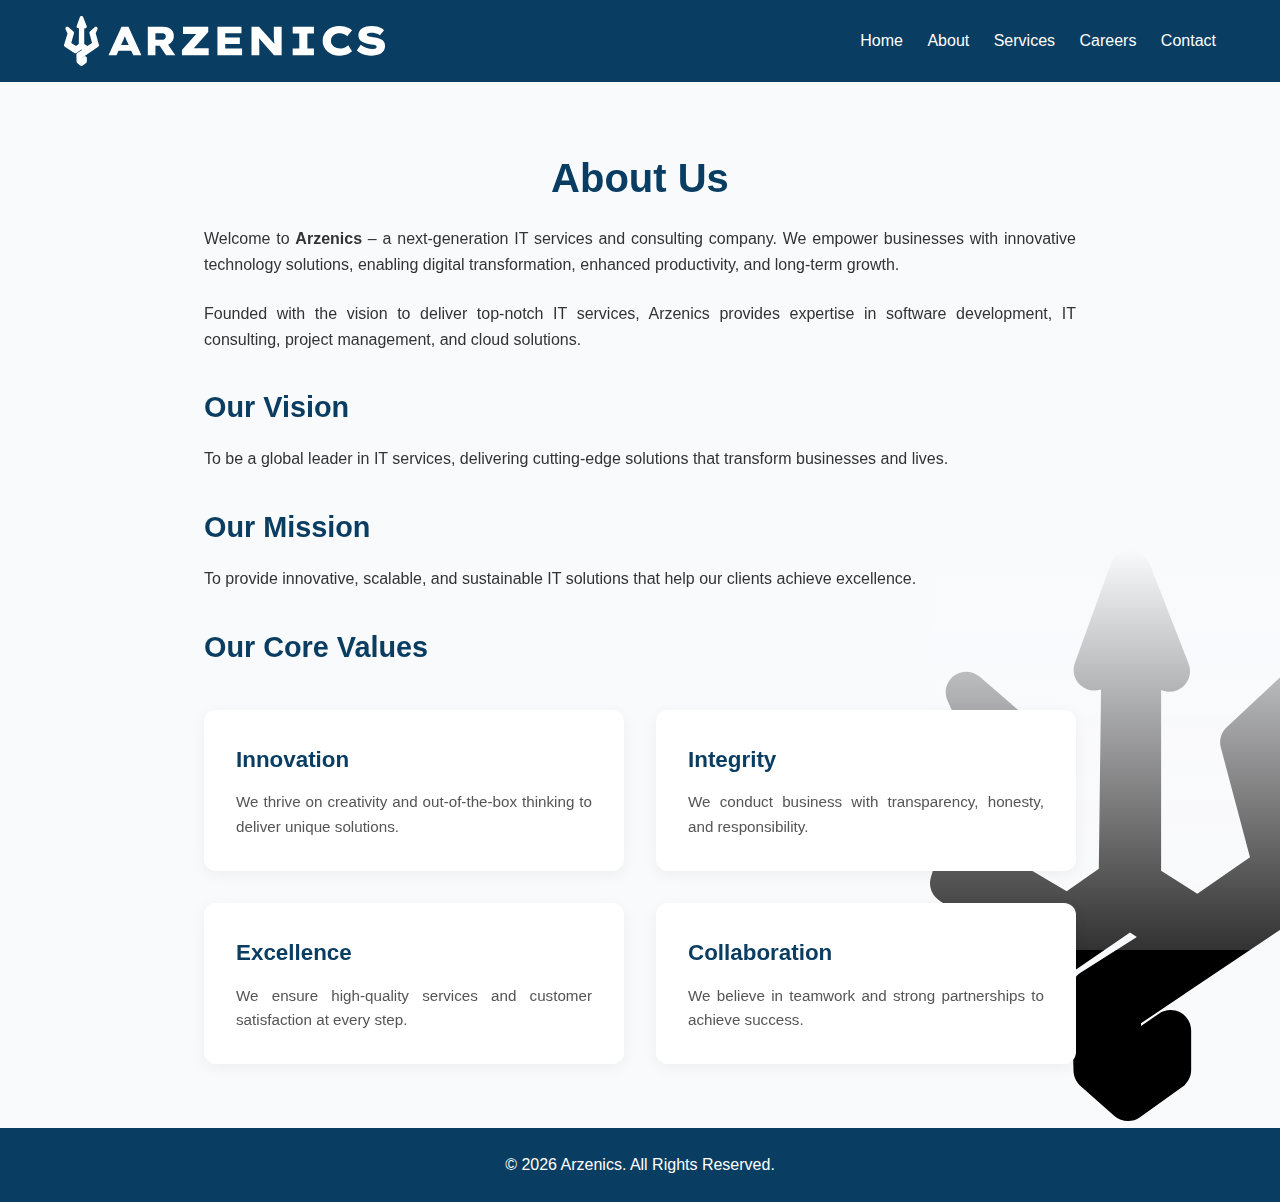
<file: about.html>
<!DOCTYPE html>
<html lang="en">
<head>
  <meta charset="UTF-8">
  <meta name="viewport" content="width=device-width, initial-scale=1.0">
  <title>About Us - Arzenics</title>
  <style>
    * {
      margin: 0;
      padding: 0;
      box-sizing: border-box;
      font-family: "Roboto", sans-serif;
    }

    body {
      background: #f9fafc;
      color: #333;
      line-height: 1.6;
      min-height: 100vh;
      display: flex;
      flex-direction: column;
      overflow-x: hidden;
      overflow-y: auto;
      position: relative;
    }

    header {
      background: #0a3d62;
      color: #fff;
      padding: 1rem 5%;
      display: flex;
      justify-content: space-between;
      align-items: center;
      position: relative;
      z-index: 2;
    }

    header img {
      height: 50px;
    }

    nav a {
      color: #fff;
      margin-left: 20px;
      text-decoration: none;
      font-weight: 500;
    }

    nav a:hover {
      text-decoration: underline;
    }

    .about-section {
      flex: 1;
      padding: 4rem 5%;
      max-width: 1000px;
      margin: auto;
      position: relative;
      z-index: 2;
    }

    .about-section h1 {
      color: #0a3d62;
      margin-bottom: 1rem;
      font-size: 2.5rem;
      text-align: center;
    }

    .about-section h2 {
      color: #0a3d62;
      margin: 2rem 0 1rem;
      font-size: 1.8rem;
    }

    .about-section p {
      margin-bottom: 1.5rem;
      text-align: justify;
    }

    /* 🔹 Updated Values Grid: 2x2 Layout with Animation */
    .values {
      display: grid;
      grid-template-columns: repeat(2, 1fr); /* 2 Columns like Services */
      gap: 2rem;
      margin-top: 2.5rem;
    }

    .value-card {
      background: #fff;
      padding: 2rem;
      border-radius: 12px;
      box-shadow: 0 4px 15px rgba(0,0,0,0.05);
      text-align: left; /* Consistent with other pages */
      transition: all 0.4s cubic-bezier(0.25, 0.46, 0.45, 0.94);
      position: relative;
      overflow: hidden;
      border-left: 0px solid #0a3d62;
    }

    /* 🔹 Left Line Animation on Hover */
    .value-card:hover {
      transform: translateX(12px); /* Slide effect */
      border-left: 8px solid #0a3d62; /* Blue line pops in */
      box-shadow: 15px 15px 30px rgba(0,0,0,0.1);
    }

    .value-card h3 {
      color: #0a3d62;
      margin-bottom: 0.8rem;
      font-size: 1.4rem;
    }

    .value-card p {
      font-size: 0.95rem;
      color: #555;
      margin-bottom: 0;
    }

    /* Responsive adjustment */
    @media (max-width: 768px) {
      .values {
        grid-template-columns: 1fr;
      }
    }

    footer {
      background: #0a3d62;
      color: #fff;
      text-align: center;
      padding: 1.5rem;
      position: relative;
      z-index: 3;
    }

    /* Logo behind footer */
    .logo-container {
      position: fixed;
      bottom: 0;
      right: 0;
      width: 350px;
      height: 350px;
      z-index: 1;
      pointer-events: none;
    }

    .bg-logo-wrapper {
      position: absolute;
      bottom: -50px;
      right: -50px;
      width: 400px;
      height: 400px;
      animation: zoomEffect 6s infinite ease-in-out;
    }

    .bg-logo-wrapper img {
      width: 100%;
      height: auto;
      display: block;
    }

    .bg-logo-wrapper::after {
      content: "";
      position: absolute;
      top: 0;
      left: 0;
      width: 100%;
      height: 100%;
      background: linear-gradient(to bottom, rgba(249,250,252,1), rgba(249,250,252,0.2));
    }

    @keyframes zoomEffect {
      0%   { transform: scale(1); }
      50%  { transform: scale(1.1); }
      100% { transform: scale(1); }
    }
  </style>
</head>
<body>
  <header>
    <img src="Logo/SVG/logo1.svg" alt="Arzenics Logo">
    <nav>
      <a href="index.html">Home</a>
      <a href="about.html">About</a>
      <a href="services.html">Services</a>
      <a href="careers.html">Careers</a>
      <a href="contact.html">Contact</a>
    </nav>
  </header>

  <section class="about-section">
    <h1>About Us</h1>
    <p>
      Welcome to <strong>Arzenics</strong> – a next-generation IT services and consulting company.  
      We empower businesses with innovative technology solutions, enabling digital transformation, 
      enhanced productivity, and long-term growth.  
    </p>
    <p>
      Founded with the vision to deliver top-notch IT services, Arzenics provides 
      expertise in software development, IT consulting, project management, and cloud solutions.
    </p>

    <h2>Our Vision</h2>
    <p>To be a global leader in IT services, delivering cutting-edge solutions that transform businesses and lives.</p>

    <h2>Our Mission</h2>
    <p>To provide innovative, scalable, and sustainable IT solutions that help our clients achieve excellence.</p>

    <h2>Our Core Values</h2>
    <div class="values">
      <div class="value-card">
        <h3>Innovation</h3>
        <p>We thrive on creativity and out-of-the-box thinking to deliver unique solutions.</p>
      </div>
      <div class="value-card">
        <h3>Integrity</h3>
        <p>We conduct business with transparency, honesty, and responsibility.</p>
      </div>
      <div class="value-card">
        <h3>Excellence</h3>
        <p>We ensure high-quality services and customer satisfaction at every step.</p>
      </div>
      <div class="value-card">
        <h3>Collaboration</h3>
        <p>We believe in teamwork and strong partnerships to achieve success.</p>
      </div>
    </div>
  </section>

  <div class="logo-container">
    <div class="bg-logo-wrapper">
      <img src="Logo/SVG/favBlack.svg" alt="Arzenics Fav Logo">
    </div>
  </div>

  <footer>
    <p>© 2026 Arzenics. All Rights Reserved.</p>
  </footer>
</body>
</html>
</file>
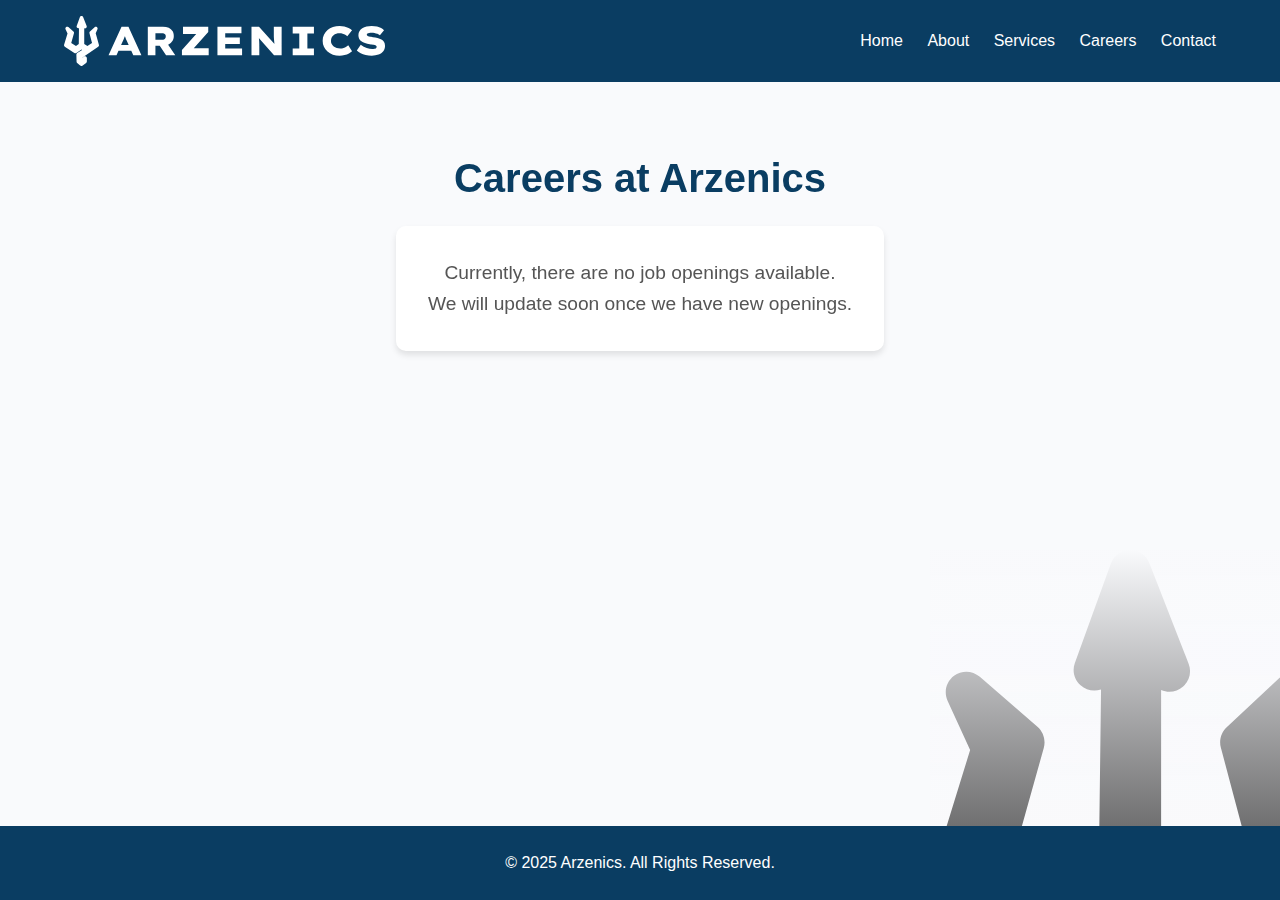
<file: careers.html>
<!DOCTYPE html>
<html lang="en">
<head>
  <meta charset="UTF-8">
  <meta name="viewport" content="width=device-width, initial-scale=1.0">
  <title>Careers - Arzenics</title>
  <style>
    * {
      margin: 0;
      padding: 0;
      box-sizing: border-box;
      font-family: "Roboto", sans-serif;
    }

    body {
      background: #f9fafc;
      color: #333;
      line-height: 1.6;
      min-height: 100vh;
      display: flex;
      flex-direction: column;
      overflow-x: hidden;
      overflow-y: auto;
      position: relative;
    }

    header {
      background: #0a3d62;
      color: #fff;
      padding: 1rem 5%;
      display: flex;
      justify-content: space-between;
      align-items: center;
      position: relative;
      z-index: 2;
    }

    header img {
      height: 50px;
    }

    nav a {
      color: #fff;
      margin-left: 20px;
      text-decoration: none;
      font-weight: 500;
    }

    nav a:hover {
      text-decoration: underline;
    }

    .careers-section {
      flex: 1;
      padding: 4rem 5%;
      text-align: center;
      max-width: 800px;
      margin: auto;
      position: relative;
      z-index: 2;
    }

    .careers-section h1 {
      color: #0a3d62;
      margin-bottom: 1rem;
      font-size: 2.5rem;
    }

    .careers-section p {
      font-size: 1.2rem;
      color: #555;
      background: #fff;
      padding: 2rem;
      border-radius: 10px;
      box-shadow: 0 4px 6px rgba(0,0,0,0.1);
      display: inline-block;
    }

    footer {
      background: #0a3d62;
      color: #fff;
      text-align: center;
      padding: 1.5rem;
      position: relative;
      z-index: 3; /* footer सबसे ऊपर */
    }

    /* 🔹 Logo behind footer (cropped from bottom) */
    .logo-container {
      position: fixed;
      bottom: 0;
      right: 0;
      width: 350px;
      height: 350px;
      z-index: 1; /* footer से पीछे */
      pointer-events: none;
    }

    .bg-logo-wrapper {
      position: absolute;
      bottom: -50px;
      right: -50px;
      width: 400px;
      height: 400px;
    }

    .bg-logo-wrapper img {
      width: 100%;
      height: auto;
      display: block;
    }

    .bg-logo-wrapper::after {
      content: "";
      position: absolute;
      top: 0;
      left: 0;
      width: 100%;
      height: 100%;
      background: linear-gradient(to bottom, rgba(249,250,252,1), rgba(249,250,252,0.2));
    }
  </style>
</head>
<body>
  <!-- Header -->
  <header>
    <img src="Logo/SVG/logo1.svg" alt="Arzenics Logo">
    <nav>
      <a href="index.html">Home</a>
      <a href="about.html">About</a>
      <a href="services.html">Services</a>
      <a href="careers.html">Careers</a>
      <a href="contact.html">Contact</a>
    </nav>
  </header>

  <!-- Careers Section -->
  <section class="careers-section">
    <h1>Careers at Arzenics</h1>
    <p>
      Currently, there are no job openings available.<br>
      We will update soon once we have new openings.
    </p>
  </section>

  <!-- 🔹 Logo behind footer -->
  <div class="logo-container">
    <div class="bg-logo-wrapper">
      <img src="Logo/SVG/favBlack.svg" alt="Arzenics Fav Logo">
    </div>
  </div>

  <!-- Footer -->
  <footer>
    <p>© 2025 Arzenics. All Rights Reserved.</p>
  </footer>
</body>
</html>
</file>
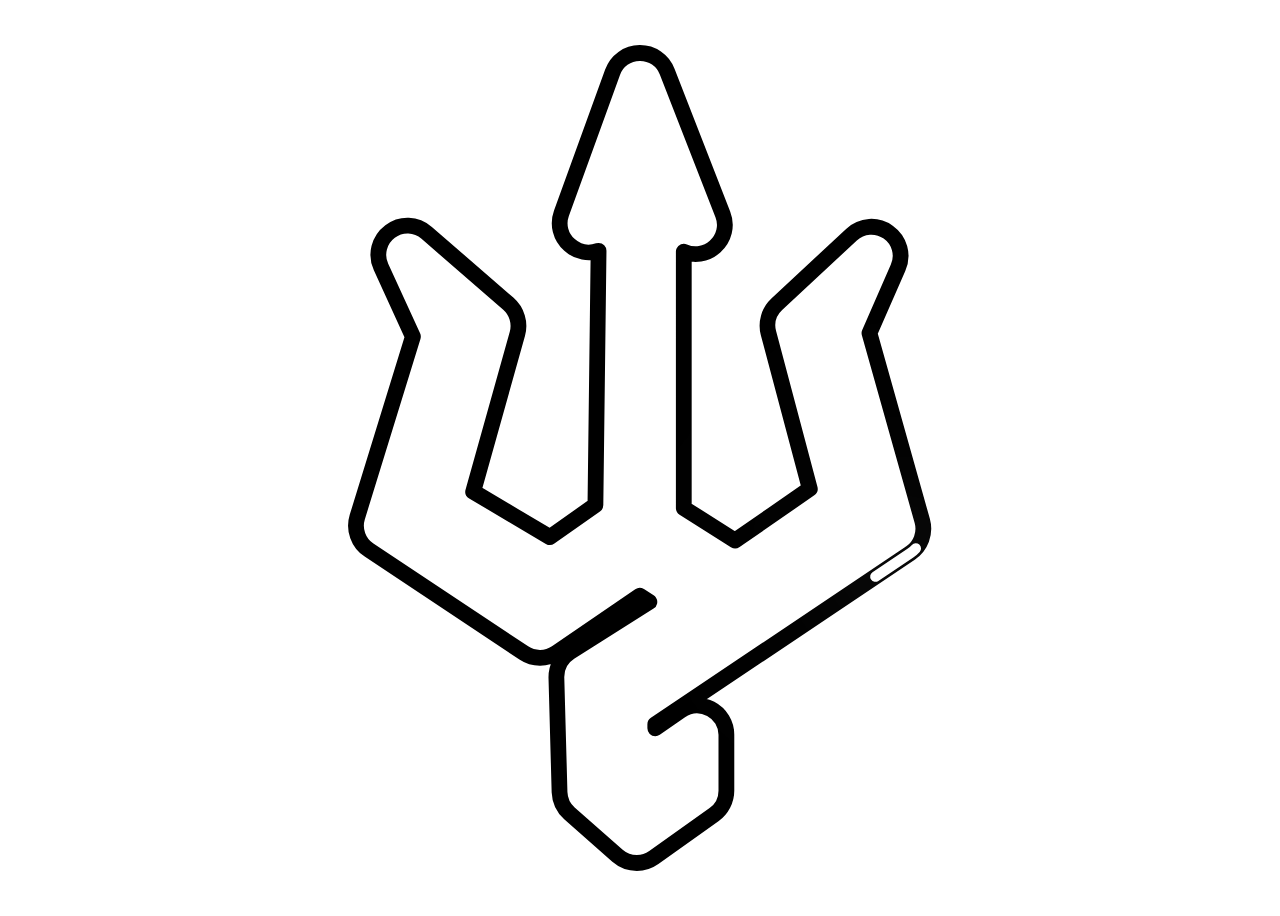
<file: logoAnimation.html>
<!DOCTYPE html>
<html lang="en">
<head>
  <meta charset="UTF-8">
  <meta name="viewport" content="width=device-width, initial-scale=1.0">
  <title>Seamless Glow Highlight</title>
  <style>
    body {
      display: flex;
      justify-content: center;
      align-items: center;
      height: 100vh;
      background: transparent; /* background hata diya */
    }

    svg {
      width: auto;
      height: 90vh;
      overflow: visible;
    }

    /* Black base outline (always visible) */
    .base {
      fill: none;
      stroke: black;
      stroke-width: 1.5;
      stroke-linecap: round;
      stroke-linejoin: round;
    }

    /* White glowing moving highlight */
    .highlight {
      fill: none;
      stroke: white;
      stroke-width: 1;
      stroke-linecap: round;
      stroke-linejoin: round;
      stroke-dasharray: 4 370;         
      stroke-dashoffset: 0;
      filter: drop-shadow(0 0 6px white) drop-shadow(0 0 12px white);
      animation: dashMove 90s linear infinite; 
      animation-delay: 0s;
    }

    @keyframes dashMove {
      to {
        stroke-dashoffset: -2000;  
      }
    }
  </style>
</head>
<body>
  <svg xmlns="http://www.w3.org/2000/svg" viewBox="0 0 53.93 77" preserveAspectRatio="xMidYMid meet">
    <g>
      <!-- Black base stroke -->
      <path class="base" d="M52.7,47.54l-24.25,16.27v.39l2.4-1.67c.85-.59,1.95-.65,2.87-.18.92.48,1.49,1.43,1.49,2.46v5.32c0,.89-.44,1.74-1.16,2.26l-5.74,4.09c-.49.35-1.05.52-1.61.52-.66,0-1.31-.23-1.84-.69l-4.57-4.03c-.57-.51-.91-1.24-.94-2.01l-.3-10.88c-.02-.98.47-1.91,1.29-2.43l7.55-4.78-.92-.59-7.92,5.42c-.94.64-2.16.65-3.1.02L1.24,47.25c-1.02-.67-1.48-1.96-1.12-3.13l5.29-17.16-3.03-6.61c-.55-1.19-.2-2.58.86-3.38,1.05-.79,2.48-.74,3.48.13l7.77,6.74c.8.7,1.14,1.82.85,2.85l-4.2,15.01,7.29,4.32,4.33-3.05.3-24.17c-.95.33-2,.13-2.76-.55-.86-.76-1.16-1.94-.77-3.02L24.39,1.83c.39-1.1,1.4-1.82,2.57-1.83h.04c1.15,0,2.16.69,2.58,1.77l5.29,13.56c.43,1.09.13,2.3-.74,3.08-.83.74-1.98.91-2.97.47v24.38l4.88,3.09,7.1-4.92-3.93-14.8c-.26-.99.04-2.04.79-2.74l7.1-6.62c.97-.91,2.41-1,3.49-.24,1.09.77,1.48,2.16.94,3.38l-2.72,6.22,5.02,17.85c.32,1.16-.13,2.39-1.13,3.06Z"/>
      
      <!-- White glowing highlight -->
      <path class="highlight" d="M52.7,47.54l-24.25,16.27v.39l2.4-1.67c.85-.59,1.95-.65,2.87-.18.92.48,1.49,1.43,1.49,2.46v5.32c0,.89-.44,1.74-1.16,2.26l-5.74,4.09c-.49.35-1.05.52-1.61.52-.66,0-1.31-.23-1.84-.69l-4.57-4.03c-.57-.51-.91-1.24-.94-2.01l-.3-10.88c-.02-.98.47-1.91,1.29-2.43l7.55-4.78-.92-.59-7.92,5.42c-.94.64-2.16.65-3.1.02L1.24,47.25c-1.02-.67-1.48-1.96-1.12-3.13l5.29-17.16-3.03-6.61c-.55-1.19-.2-2.58.86-3.38,1.05-.79,2.48-.74,3.48.13l7.77,6.74c.8.7,1.14,1.82.85,2.85l-4.2,15.01,7.29,4.32,4.33-3.05.3-24.17c-.95.33-2,.13-2.76-.55-.86-.76-1.16-1.94-.77-3.02L24.39,1.83c.39-1.1,1.4-1.82,2.57-1.83h.04c1.15,0,2.16.69,2.58,1.77l5.29,13.56c.43,1.09.13,2.3-.74,3.08-.83.74-1.98.91-2.97.47v24.38l4.88,3.09,7.1-4.92-3.93-14.8c-.26-.99.04-2.04.79-2.74l7.1-6.62c.97-.91,2.41-1,3.49-.24,1.09.77,1.48,2.16.94,3.38l-2.72,6.22,5.02,17.85c.32,1.16-.13,2.39-1.13,3.06Z"/>
    </g>
  </svg>
</body>
</html>
</file>
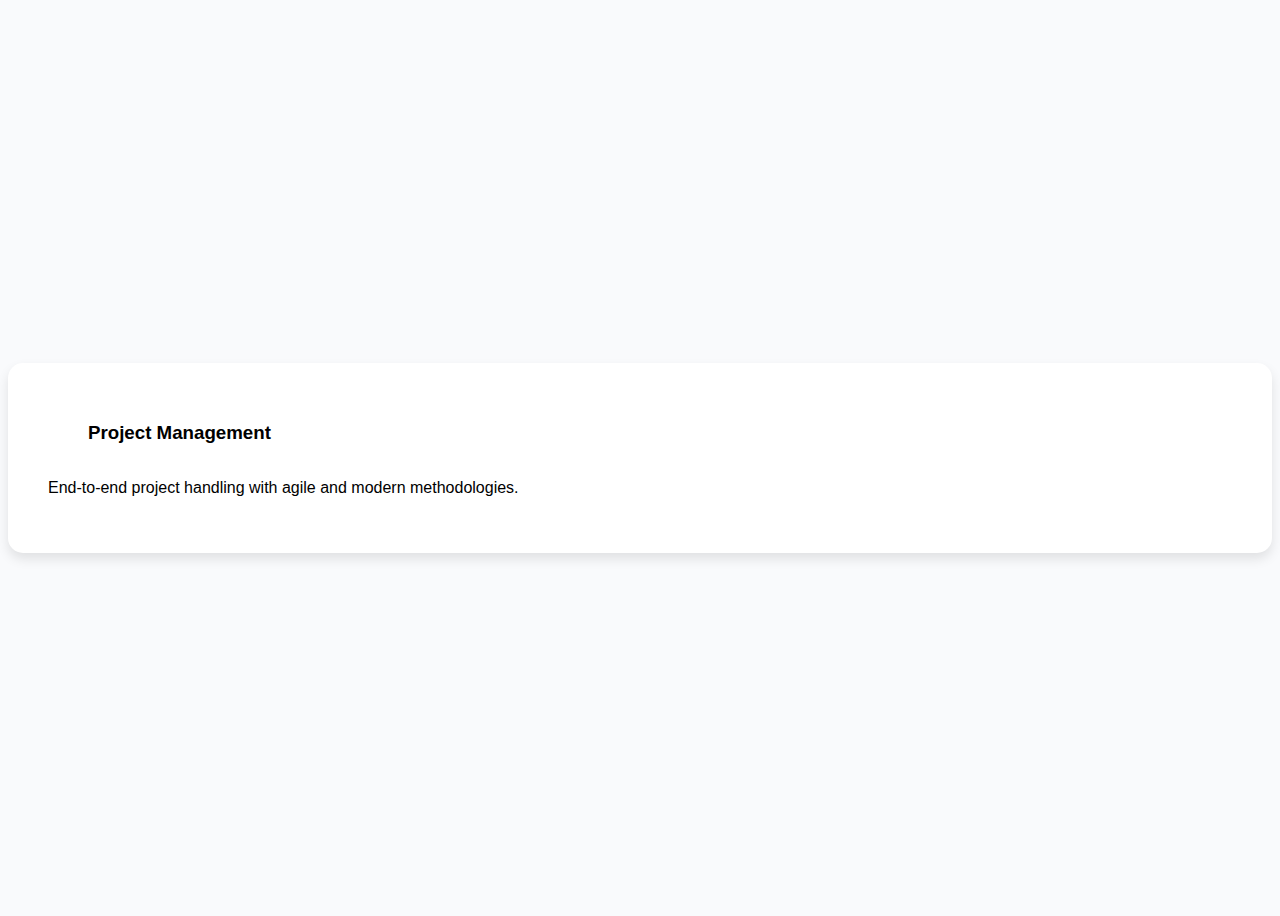
<file: projectManagementCard.html>
<!DOCTYPE html>
<html lang="en">
<head>
  <meta charset="UTF-8">
  <meta name="viewport" content="width=device-width, initial-scale=1.0">
  <title>Project Management - Arzenics</title>
  <style>
    body {
      font-family: "Roboto", sans-serif;
      background: #f9fafc;
      display: flex;
      justify-content: center;
      align-items: center;
      height: 100vh;
    }

    .card {
      background: #fff;
      padding: 2.5rem;
      border-radius: 15px;
      box-shadow: 0 6px 12px rgba(0,0,0,0.1);
      transition: 0.3s;
      width: 100%;          /* ✅ full width in parent container */
      max-width: 100%;      /* ✅ no fixed 360px */
      box-sizing: border-box;
    }
    .card:hover {
      transform: translateY(-8px);
      box-shadow: 0 10px 18px rgba(0,0,0,0.15);
    }

    .card-header {
      display: flex;
      align-items: center;
      gap: 8px;
      margin-bottom: 1rem;
    }

    .project-bars {
      display: flex;
      gap: 3px;
      align-items: flex-end;
    }
    .project-bars .bar {
      width: 4px;
      background: #0a3d62;
      border-radius: 2px;
      transform-origin: bottom;
      transform: scaleY(0);
    }
    .project-bars .bar:nth-child(1) { height: 10px; }
    .project-bars .bar:nth-child(2) { height: 14px; }
    .project-bars .bar:nth-child(3) { height: 20px; }
    .project-bars .bar:nth-child(4) { height: 12px; }
    .project-bars .bar:nth-child(5) { height: 24px; }

    @keyframes miniBounce {
      0%   { transform: scaleY(0); }
      55%  { transform: scaleY(1.12); }
      70%  { transform: scaleY(0.92); }
      82%  { transform: scaleY(1.05); }
      90%  { transform: scaleY(0.98); }
      100% { transform: scaleY(1); }
    }
  </style>
</head>
<body>
  <!-- ✅ Project Management Card -->
  <div class="card" id="project-card">
    <div class="card-header">
      <div class="project-bars">
        <div class="bar"></div>
        <div class="bar"></div>
        <div class="bar"></div>
        <div class="bar"></div>
        <div class="bar"></div>
      </div>
      <h3>Project Management</h3>
    </div>
    <p>End-to-end project handling with agile and modern methodologies.</p>
  </div>

  <script>
    const bars = document.querySelectorAll(".project-bars .bar");
    const projectCard = document.getElementById("project-card");

    function animateBars() {
      bars.forEach((bar, i) => {
        bar.style.animation = "none";
        bar.offsetHeight; // reflow
        setTimeout(() => {
          bar.style.animation = "miniBounce 0.6s forwards";
        }, i * 200);
      });
    }

    // Run animation once when visible
    const observer = new IntersectionObserver((entries) => {
      entries.forEach(entry => {
        if (entry.isIntersecting) {
          animateBars();
          observer.unobserve(entry.target);
        }
      });
    }, { threshold: 0.5 });
    observer.observe(projectCard);

    // Hover animation
    projectCard.addEventListener("mouseenter", animateBars);
  </script>
</body>
</html>
</file>
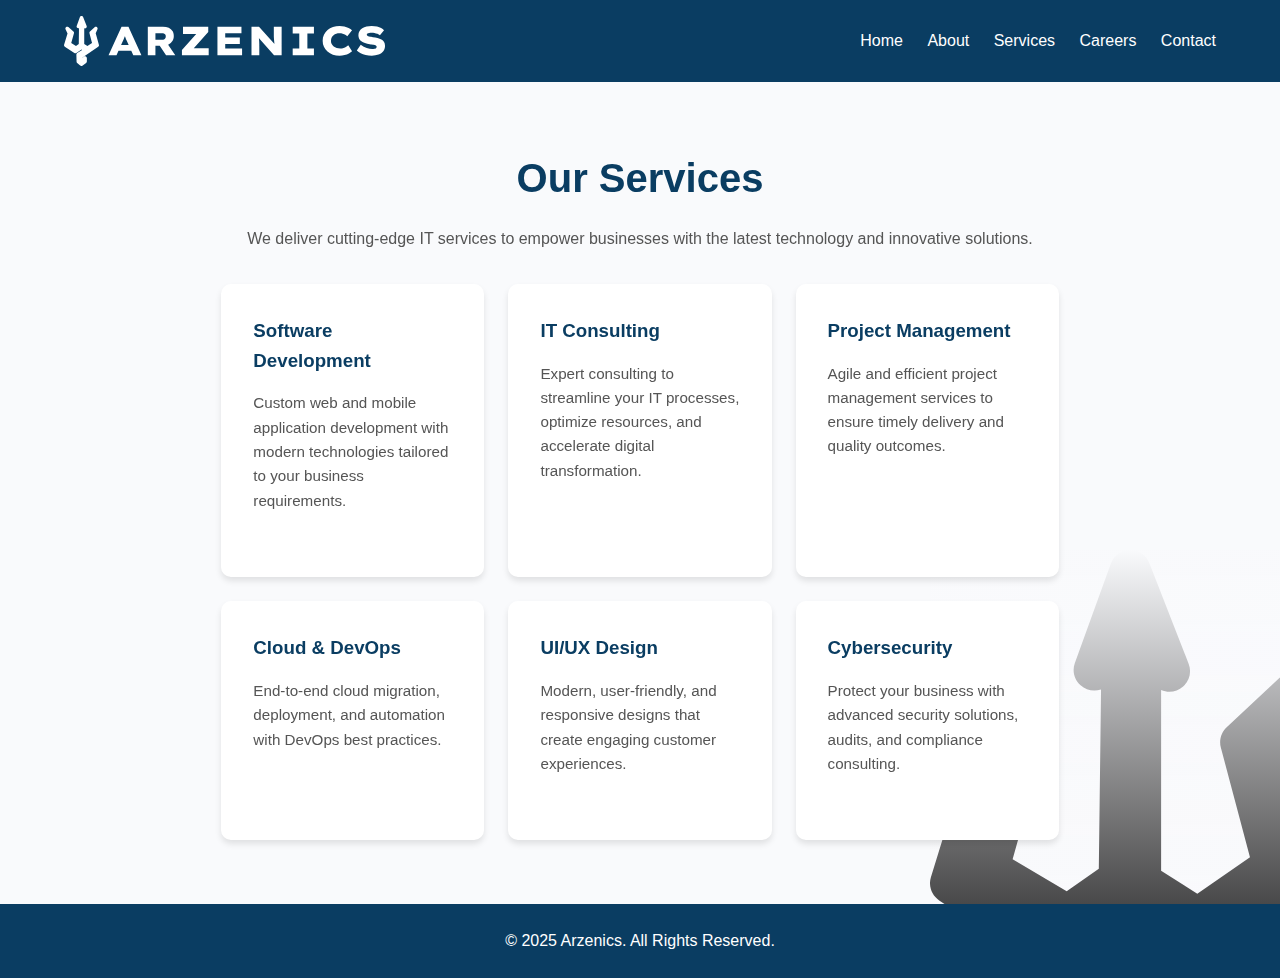
<file: services.html>
<!DOCTYPE html>
<html lang="en">
<head>
  <meta charset="UTF-8">
  <meta name="viewport" content="width=device-width, initial-scale=1.0">
  <title>Services - Arzenics</title>
  <style>
    * {
      margin: 0;
      padding: 0;
      box-sizing: border-box;
      font-family: "Roboto", sans-serif;
    }

    body {
      background: #f9fafc;
      color: #333;
      line-height: 1.6;
      min-height: 100vh;
      display: flex;
      flex-direction: column;
      overflow-x: hidden;
      overflow-y: auto;
      position: relative;
    }

    header {
      background: #0a3d62;
      color: #fff;
      padding: 1rem 5%;
      display: flex;
      justify-content: space-between;
      align-items: center;
      position: relative;
      z-index: 2;
    }

    header img {
      height: 50px;
    }

    nav a {
      color: #fff;
      margin-left: 20px;
      text-decoration: none;
      font-weight: 500;
    }

    nav a:hover {
      text-decoration: underline;
    }

    .services-section {
      flex: 1;
      padding: 4rem 5%;
      text-align: center;
      max-width: 1100px;
      margin: auto;
      position: relative;
      z-index: 2;
    }

    .services-section h1 {
      color: #0a3d62;
      margin-bottom: 1rem;
      font-size: 2.5rem;
    }

    .services-section p {
      margin-bottom: 2rem;
      color: #555;
    }

    .service-cards {
      display: grid;
      grid-template-columns: repeat(auto-fit, minmax(250px, 1fr));
      gap: 1.5rem;
    }

    .card {
      background: #fff;
      padding: 2rem;
      border-radius: 10px;
      box-shadow: 0 4px 6px rgba(0,0,0,0.1);
      transition: 0.3s;
      text-align: left;
    }

    .card:hover {
      transform: translateY(-5px);
    }

    .card h3 {
      margin-bottom: 1rem;
      color: #0a3d62;
    }

    .card p {
      font-size: 0.95rem;
      color: #555;
    }

    footer {
      background: #0a3d62;
      color: #fff;
      text-align: center;
      padding: 1.5rem;
      position: relative;
      z-index: 3; /* footer सबसे ऊपर रहेगा */
    }

    /* 🔹 Logo behind footer (cropped by footer bottom) */
    .logo-container {
      position: fixed;
      bottom: 0;     /* viewport bottom */
      right: 0;
      width: 350px;
      height: 350px;
      z-index: 1;    /* footer से पीछे */
      pointer-events: none;
    }

    .bg-logo-wrapper {
      position: absolute;
      bottom: -50px; /* crop bottom */
      right: -50px;  /* crop right */
      width: 400px;
      height: 400px;
    }

    .bg-logo-wrapper img {
      width: 100%;
      height: auto;
      display: block;
    }

    .bg-logo-wrapper::after {
      content: "";
      position: absolute;
      top: 0;
      left: 0;
      width: 100%;
      height: 100%;
      background: linear-gradient(to bottom, rgba(249,250,252,1), rgba(249,250,252,0.2));
    }
  </style>
</head>
<body>
  <!-- Header -->
  <header>
    <img src="Logo/SVG/logo1.svg" alt="Arzenics Logo">
    <nav>
      <a href="index.html">Home</a>
      <a href="about.html">About</a>
      <a href="services.html">Services</a>
      <a href="careers.html">Careers</a>
      <a href="contact.html">Contact</a>
    </nav>
  </header>

  <!-- Services Section -->
  <section class="services-section">
    <h1>Our Services</h1>
    <p>We deliver cutting-edge IT services to empower businesses with the latest technology and innovative solutions.</p>
    
    <div class="service-cards">
      <div class="card">
        <h3>Software Development</h3>
        <p>Custom web and mobile application development with modern technologies tailored to your business requirements.</p>
      </div>
      <div class="card">
        <h3>IT Consulting</h3>
        <p>Expert consulting to streamline your IT processes, optimize resources, and accelerate digital transformation.</p>
      </div>
      <div class="card">
        <h3>Project Management</h3>
        <p>Agile and efficient project management services to ensure timely delivery and quality outcomes.</p>
      </div>
      <div class="card">
        <h3>Cloud & DevOps</h3>
        <p>End-to-end cloud migration, deployment, and automation with DevOps best practices.</p>
      </div>
      <div class="card">
        <h3>UI/UX Design</h3>
        <p>Modern, user-friendly, and responsive designs that create engaging customer experiences.</p>
      </div>
      <div class="card">
        <h3>Cybersecurity</h3>
        <p>Protect your business with advanced security solutions, audits, and compliance consulting.</p>
      </div>
    </div>
  </section>

  <!-- 🔹 Logo behind footer -->
  <div class="logo-container">
    <div class="bg-logo-wrapper">
      <img src="Logo/SVG/favBlack.svg" alt="Arzenics Fav Logo">
    </div>
  </div>

  <!-- Footer -->
  <footer>
    <p>© 2025 Arzenics. All Rights Reserved.</p>
  </footer>
</body>
</html>
</file>
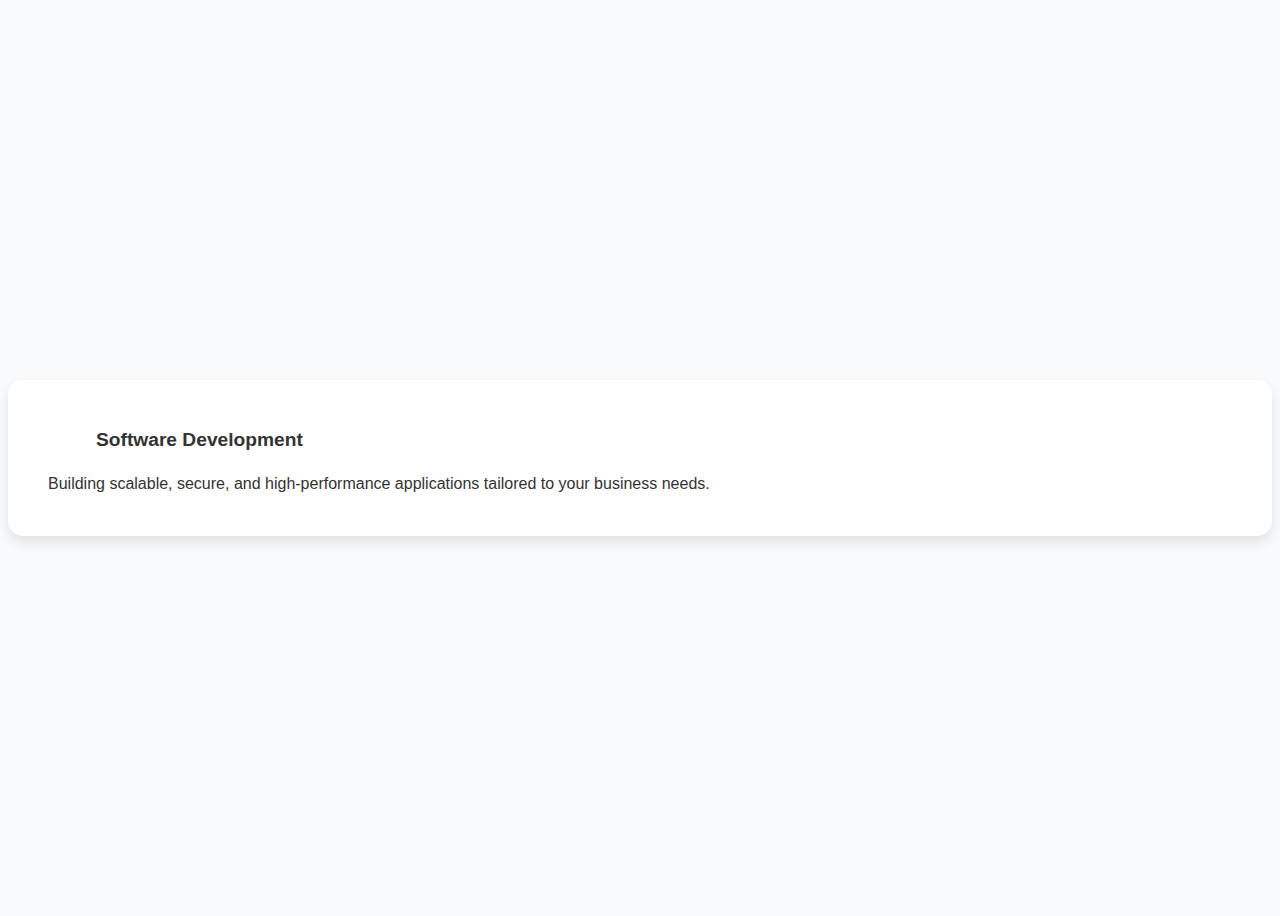
<file: softwareDevCard.html>
<!DOCTYPE html>
<html lang="en">
<head>
  <meta charset="UTF-8">
  <meta name="viewport" content="width=device-width, initial-scale=1.0">
  <title>Software Development - Arzenics</title>
  <style>
    body {
      font-family: "Roboto", sans-serif;
      background: #f9fafc;
      display: flex;
      justify-content: center;
      align-items: center;
      height: 100vh;
    }

    .card {
      background: #fff;
      padding: 2.5rem;
      border-radius: 15px;
      box-shadow: 0 6px 12px rgba(0,0,0,0.1);
      transition: 0.3s;
      width: 100%;        
      max-width: 100%;    
      box-sizing: border-box;
    }
    .card:hover {
      transform: translateY(-8px);
      box-shadow: 0 10px 18px rgba(0,0,0,0.15);
    }

    .card-header {
      display: flex;
      align-items: center;
      gap: 8px;
      margin-bottom: 0.75rem; /* 🔥 compact spacing */
    }

    .computer-icon {
      width: 40px;
      height: 40px;
      transform: scale(0);
    }

    h3 {
      margin: 0;
      font-size: 1.2rem;
      color: #333;
      line-height: 1.4; /* 🔥 fix heading height */
    }

    p {
      margin: 0;
      font-size: 1rem;
      color: #333;
      line-height: 1.5; /* 🔥 fix desc spacing */
    }

    /* ✅ Icon bounce */
    @keyframes iconBounce {
      0%   { transform: scale(0); }
      55%  { transform: scale(1.12); }
      70%  { transform: scale(0.92); }
      82%  { transform: scale(1.05); }
      90%  { transform: scale(0.98); }
      100% { transform: scale(1); }
    }

    /* ✅ Flat line expand */
    @keyframes expandLine {
      0%   { transform: scaleX(0); opacity: 0; }
      60%  { transform: scaleX(1.1); opacity: 1; }
      80%  { transform: scaleX(0.95); }
      100% { transform: scaleX(1); }
    }

    .expandable {
      transform-origin: center;
      transform: scaleX(0);
    }

    /* ✅ Sheen slide */
    @keyframes sheenMove {
      0%   { transform: translateX(-100%); opacity: 0; }
      10%  { opacity: 0.4; }
      50%  { opacity: 0.7; }
      90%  { opacity: 0.2; }
      100% { transform: translateX(100%); opacity: 0; }
    }
    .sheen {
      transform: translateX(-100%);
      opacity: 0;
    }
  </style>
</head>
<body>
  <!-- ✅ Software Development Card -->
  <div class="card" id="project-card">
    <div class="card-header">
      <svg class="computer-icon" id="computerIcon" viewBox="0 0 64 64" xmlns="http://www.w3.org/2000/svg">
        <defs>
          <linearGradient id="holoGrad" x1="0" y1="0" x2="1" y2="1">
            <stop offset="0%" stop-color="#5df0ff"/>
            <stop offset="50%" stop-color="#8a7cff"/>
            <stop offset="100%" stop-color="#6effc6"/>
          </linearGradient>

          <linearGradient id="sheenGrad" x1="0" x2="1">
            <stop offset="0%" stop-color="white" stop-opacity="0"/>
            <stop offset="50%" stop-color="white" stop-opacity="0.6"/>
            <stop offset="100%" stop-color="white" stop-opacity="0"/>
          </linearGradient>

          <clipPath id="screenClip">
            <rect x="0" y="0" width="40" height="24" rx="2" />
          </clipPath>
        </defs>

        <!-- computer body -->
        <rect x="6" y="10" width="52" height="34" rx="3" fill="#333"/>

        <!-- screen -->
        <g transform="translate(12,14)" clip-path="url(#screenClip)">
          <rect width="40" height="24" rx="2" fill="url(#holoGrad)"/>
          <rect id="sheen" class="sheen" x="0" y="0" width="40" height="24" fill="url(#sheenGrad)" opacity="0.4"/>
          <!-- scanlines -->
          <g opacity="0.1">
            <rect y="2" width="40" height="1" fill="#fff"/>
            <rect y="6" width="40" height="1" fill="#fff"/>
            <rect y="10" width="40" height="1" fill="#fff"/>
            <rect y="14" width="40" height="1" fill="#fff"/>
            <rect y="18" width="40" height="1" fill="#fff"/>
            <rect y="22" width="40" height="1" fill="#fff"/>
          </g>
        </g>

        <!-- stand -->
        <rect class="expandable" id="line1" x="18" y="46" width="28" height="3" rx="1.5" fill="#333"/>
        <rect class="expandable" id="line2" x="14" y="50" width="36" height="3" rx="1.5" fill="#333"/>
      </svg>

      <h3>Software Development</h3>
    </div>
    <p>Building scalable, secure, and high-performance applications tailored to your business needs.</p>
  </div>

  <script>
    const icon = document.getElementById("computerIcon");
    const projectCard = document.getElementById("project-card");
    const line1 = document.getElementById("line1");
    const line2 = document.getElementById("line2");
    const sheen = document.getElementById("sheen");

    function animateAll() {
      // ✅ Bounce icon
      icon.style.animation = "none";
      icon.offsetHeight; 
      setTimeout(() => {
        icon.style.animation = "iconBounce 1s forwards";
      }, 0);

      // ✅ Expand lines
      [line1, line2].forEach((line, i) => {
        line.style.animation = "none";
        line.offsetHeight;
        setTimeout(() => {
          line.style.animation = `expandLine 1.5s forwards`;
        }, i * 200);
      });

      // ✅ Sheen slide
      sheen.style.animation = "none";
      sheen.offsetHeight;
      setTimeout(() => {
        sheen.style.animation = "sheenMove 3.5s forwards";
      }, 100);
    }

    // Run animation once on entry
    const observer = new IntersectionObserver((entries) => {
      entries.forEach(entry => {
        if (entry.isIntersecting) {
          animateAll();
          observer.unobserve(entry.target);
        }
      });
    }, { threshold: 0.5 });
    observer.observe(projectCard);

    // Hover animation
    projectCard.addEventListener("mouseenter", animateAll);
  </script>
</body>
</html>
</file>
